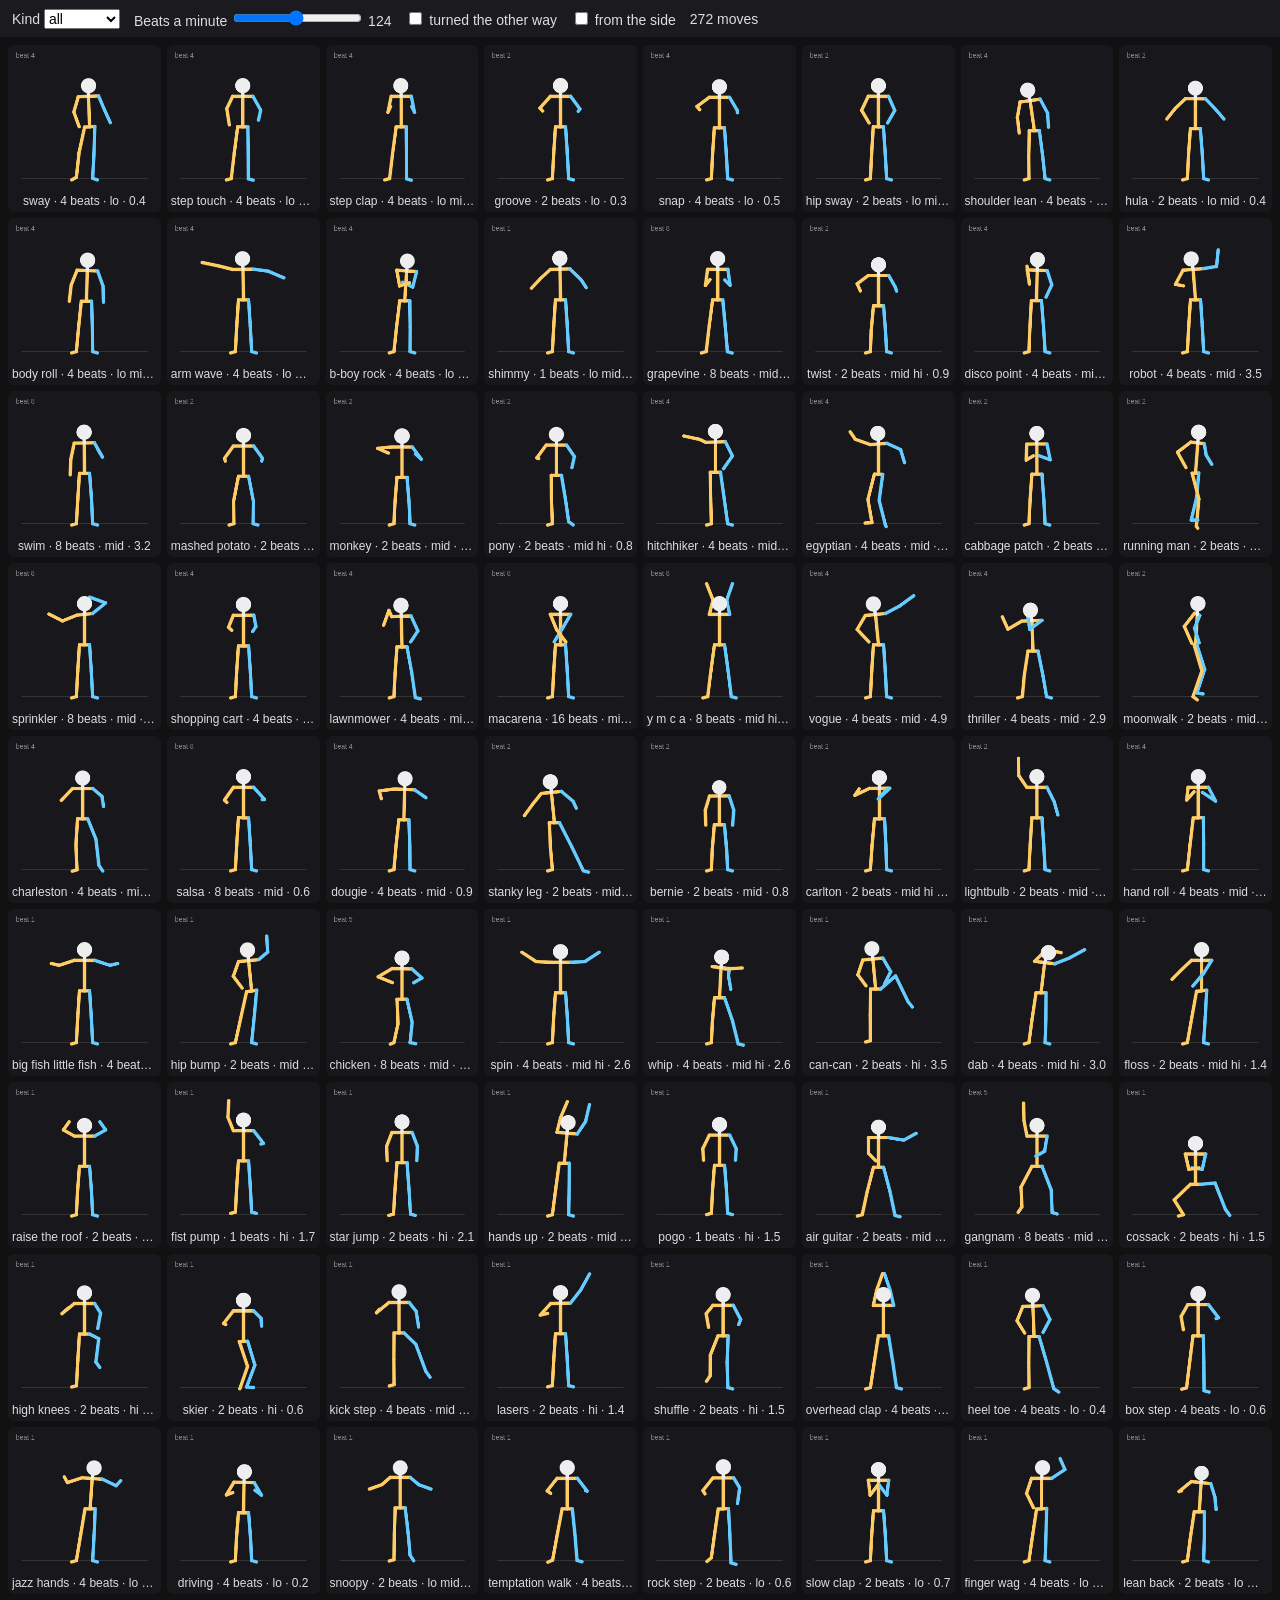
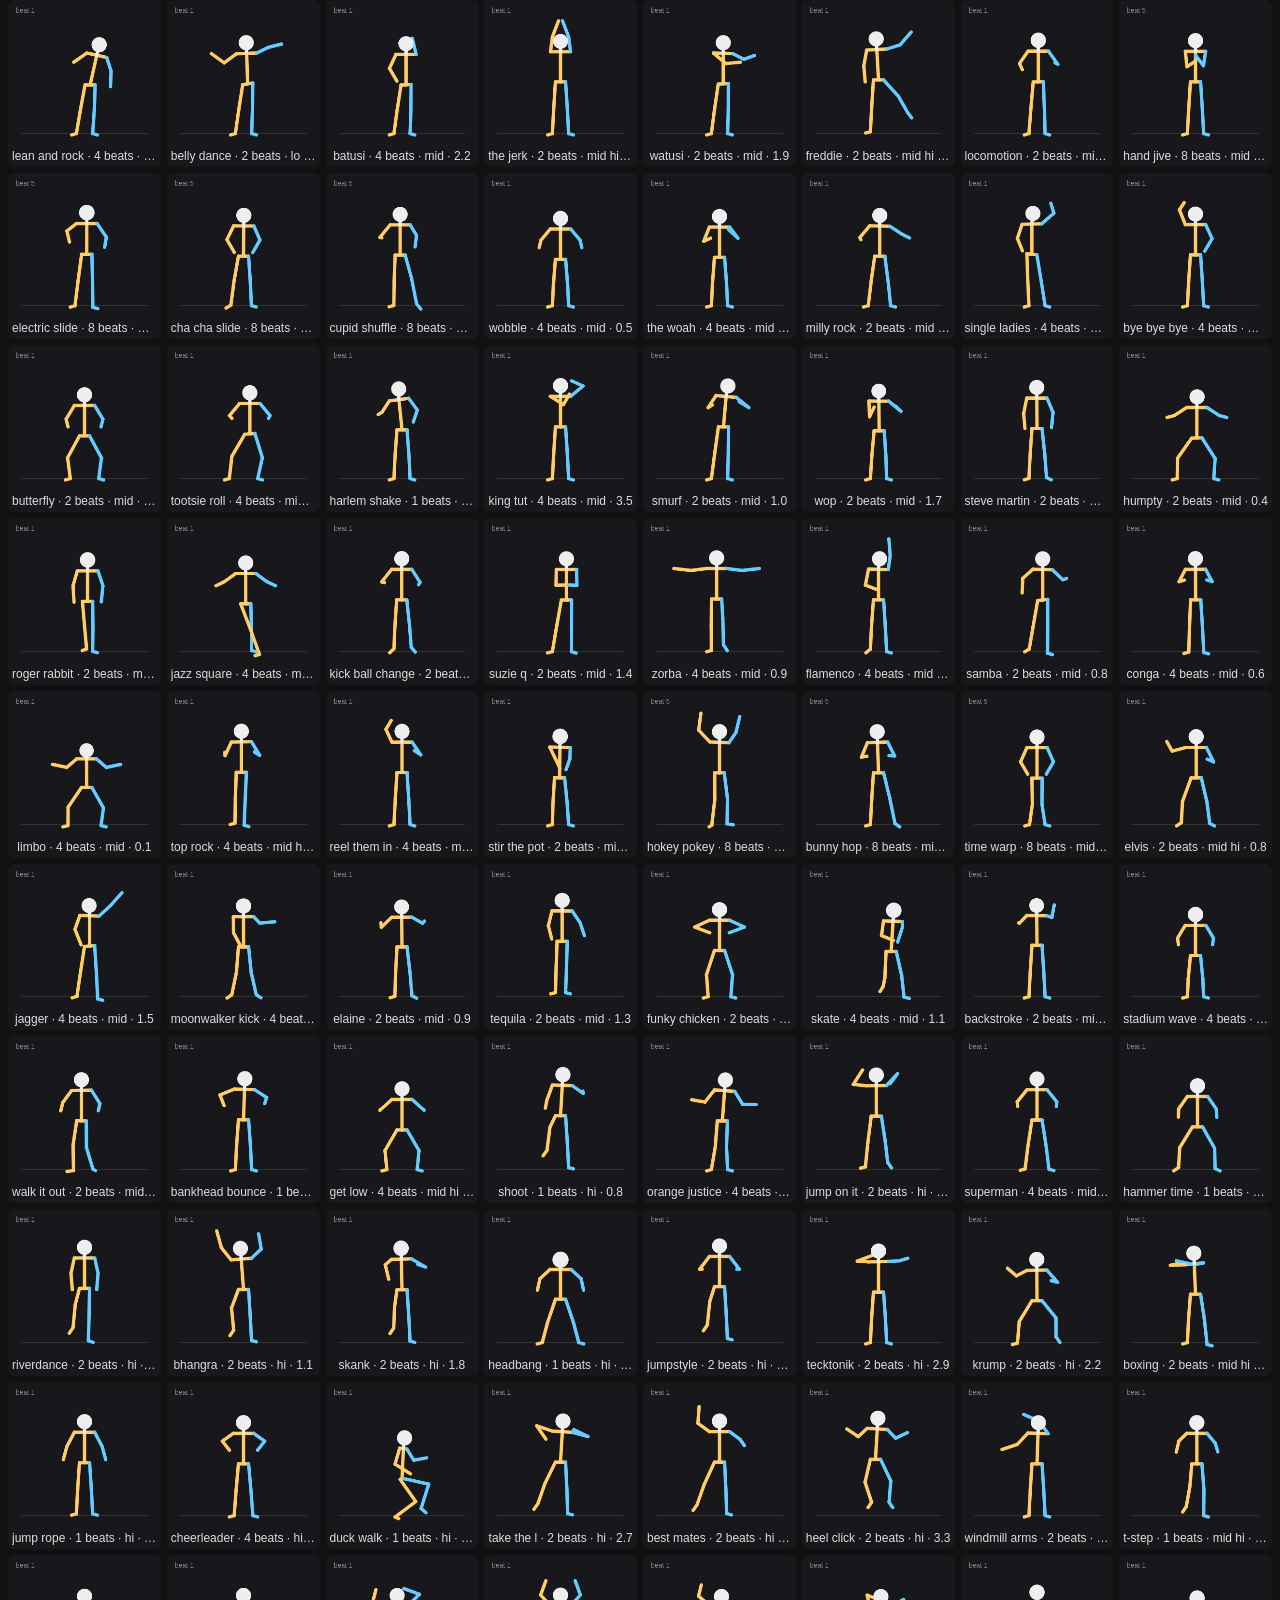
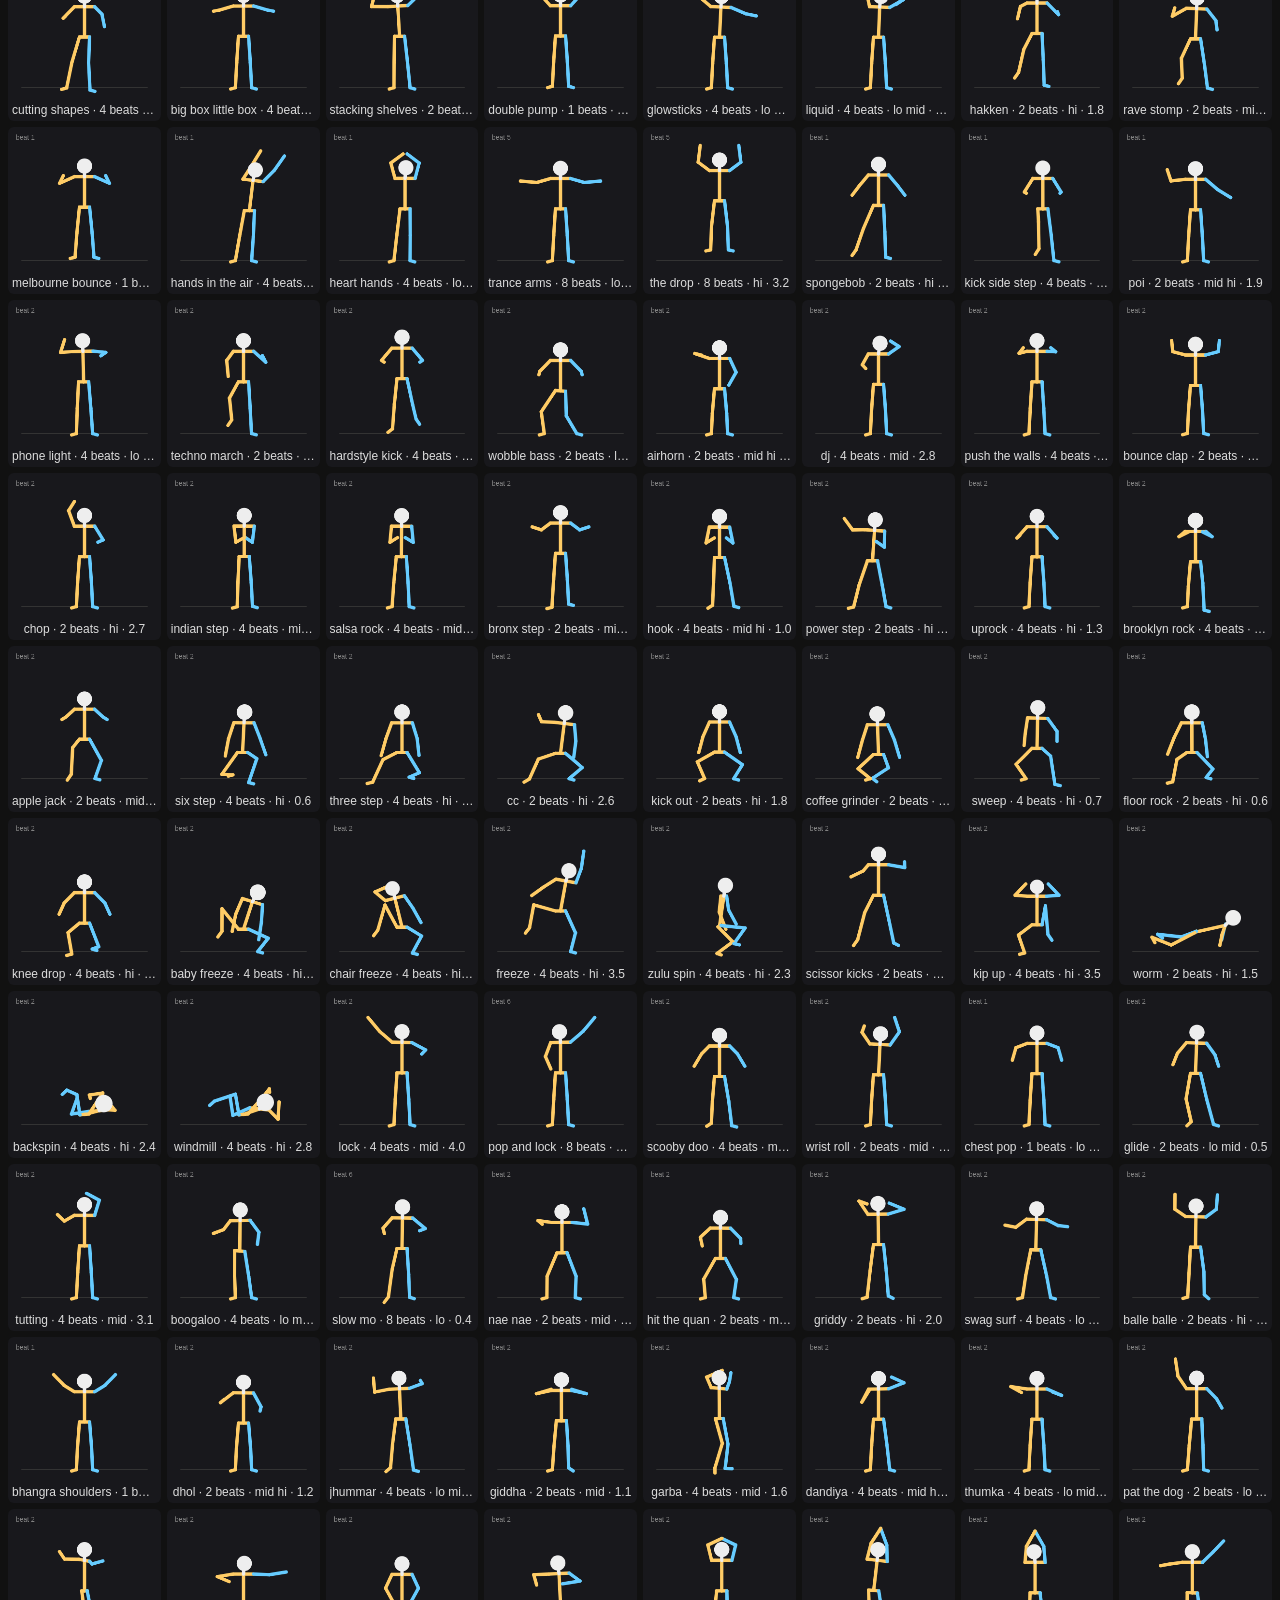
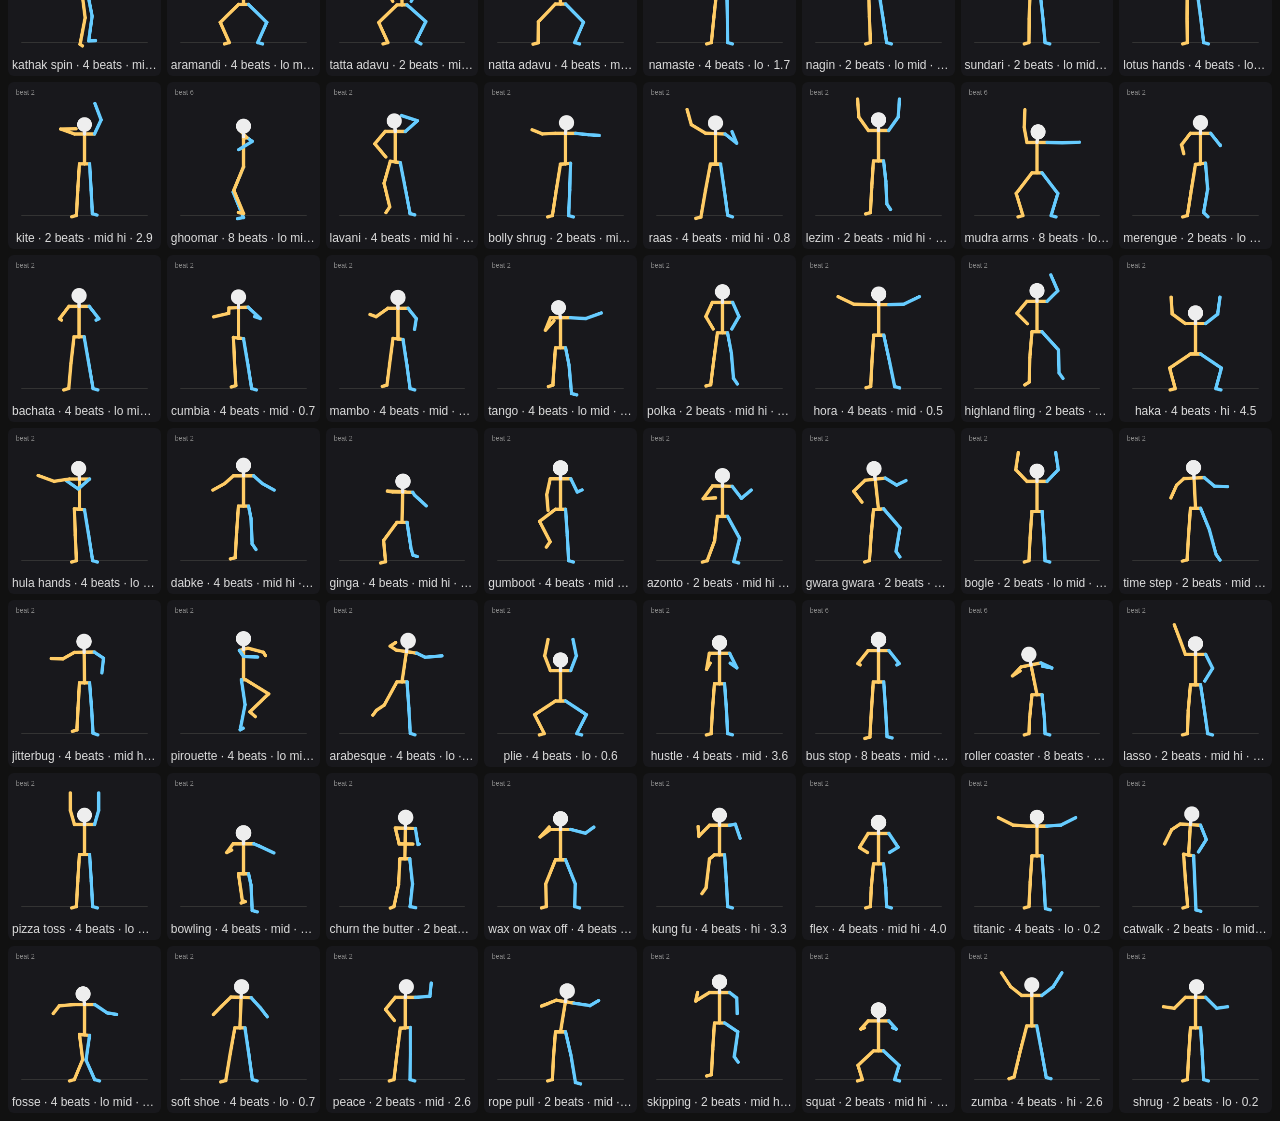
<file: tools/moves.html>
<!doctype html>
<meta charset="utf-8">
<title>Mirrorfold: the dancers' moves</title>
<!-- Every move, dancing in a loop, to look at before keeping one. Serve the folder (python3 -m http.server) and open
     /tools/moves.html. It uses the app's own js/moves.js and js/dance.js, so what is seen is what the figures do,
     less what a figure adds of its own (the sway, the give of the knees to the kick, its manner). Choose a kind,
     a speed, and whether the moves are turned the other way; click a move to see it large with its numbers. A move
     whose fastest joint goes over six figure heights a second at this speed is marked. -->
<style>
body{margin:0;background:#111;color:#ddd;font:14px sans-serif}
#bar{position:sticky;top:0;background:#1b1b1f;padding:8px 12px;display:flex;gap:14px;align-items:center;flex-wrap:wrap;z-index:2}
#grid{display:grid;grid-template-columns:repeat(auto-fill,minmax(150px,1fr));gap:6px;padding:8px}
.cell{background:#18181c;border-radius:6px;padding:4px;cursor:pointer;text-align:center}
.cell.big{grid-column:span 3;grid-row:span 3}
.cell canvas{width:100%;display:block}
.cell .n{font-size:12px;white-space:nowrap;overflow:hidden;text-overflow:ellipsis}
.fast .n{color:#f77}
select,input{font:inherit}
</style>
<div id="bar">
  <label>Kind <select id="kind"></select></label>
  <label>Beats a minute <input id="bpm" type="range" min="80" max="170" value="124"> <span id="bpmv">124</span></label>
  <label><input id="mir" type="checkbox"> turned the other way</label>
  <label><input id="side" type="checkbox"> from the side</label>
  <span id="count"></span>
</div>
<div id="grid"></div>
<script type="module">
import { MOVES, MV_STYLES, MV_N, flipPose, moveStyle, movePose } from "../js/moves.js";
import { danceBody, danceFlat } from "../js/dance.js";
var BONES=[[0,1],[0,2],[0,3],[2,4],[4,5],[3,6],[6,7],[1,8],[1,9],[8,10],[10,11],[9,12],[12,13],[11,14],[13,15]],cells=[],t0=performance.now();
var kind=document.getElementById("kind"),bpm=document.getElementById("bpm"),mir=document.getElementById("mir"),side=document.getElementById("side"),grid=document.getElementById("grid");
["all"].concat(Object.keys(MV_STYLES)).forEach(function(k){var o=document.createElement("option");o.textContent=k;kind.appendChild(o);});
/* the fastest any joint goes in a move at a speed, in figure heights a second (as tools/unit.mjs measures it) */
function topSpeed(m,per){
  var P=[],J=[],mem=[0,0,0,0,0,0],prev=null,top=0,k,i,n=Math.round(60*per*m.len*2);
  for(k=0;k<=n;k++){movePose(m,k/(60*per),P);danceBody(P,J,mem,1/6);if(prev)for(i=0;i<51;i++)top=Math.max(top,Math.abs(J[i]-prev[i])*60);prev=J.slice();}
  return top;
}
function fill(){
  var per=60/bpm.value;grid.textContent="";cells=[];
  MOVES.forEach(function(m){
    if(kind.value!=="all"&&moveStyle(m)!==kind.value)return;
    var c=document.createElement("div"),cv=document.createElement("canvas"),n=document.createElement("div"),sp=topSpeed(m,per);
    c.className="cell"+(sp>6?" fast":"");cv.width=300;cv.height=300;n.className="n";
    n.textContent=m.name+"  ·  "+m.len+" beats  ·  "+(m.lo?"lo ":"")+(m.mid?"mid ":"")+(m.hi?"hi ":"")+" ·  "+sp.toFixed(1);
    n.title="kind "+moveStyle(m)+"; fastest joint "+sp.toFixed(1)+" figure heights a second at this speed";
    c.appendChild(cv);c.appendChild(n);grid.appendChild(c);
    c.addEventListener("click",function(){c.classList.toggle("big");});
    cells.push({m:m,g:cv.getContext("2d"),mem:[0,0,0,0,0,0],P:new Array(MV_N),J:[],F:[]});
  });
  document.getElementById("count").textContent=cells.length+" moves";document.getElementById("bpmv").textContent=bpm.value;
}
function draw(now){
  var u=(now-t0)/1000*bpm.value/60;
  cells.forEach(function(c){
    var g=c.g,F=c.F,i,X,Y,r=g.canvas.getBoundingClientRect();
    if(r.bottom<0||r.top>innerHeight){return;} /* only the moves in sight are worked out */
    movePose(c.m,u,c.P);if(mir.checked)flipPose(c.P);if(side.checked)c.P[4]+=1.5707963;
    danceBody(c.P,c.J,c.mem,0.2);danceFlat(c.J,F);
    X=function(k){return 150+F[2*k]*210;};Y=function(k){return 268-F[2*k+1]*210;};
    g.clearRect(0,0,300,300);g.strokeStyle="#333";g.lineWidth=2;g.beginPath();g.moveTo(20,268);g.lineTo(280,268);g.stroke();
    g.lineWidth=7;g.lineCap="round";
    for(i=0;i<BONES.length;i++){g.strokeStyle=(BONES[i][0]===2||BONES[i][1]===4||BONES[i][1]===5||BONES[i][1]===10||BONES[i][1]===11||BONES[i][1]===14)?"#6cf":"#fc6";g.beginPath();g.moveTo(X(BONES[i][0]),Y(BONES[i][0]));g.lineTo(X(BONES[i][1]),Y(BONES[i][1]));g.stroke();}
    g.strokeStyle="#eee";g.beginPath();g.moveTo(X(0),Y(0));g.lineTo(X(16),Y(16));g.stroke();
    g.fillStyle="#eee";g.beginPath();g.arc(X(16),Y(16),0.075*210*F[34],0,7);g.fill();
    g.fillStyle="#888";g.font="14px sans-serif";g.fillText("beat "+(1+Math.floor(u%c.m.len)),8,18);
  });
  requestAnimationFrame(draw);
}
kind.addEventListener("change",fill);bpm.addEventListener("input",fill);
fill();requestAnimationFrame(draw);
window.movesReady=true;
</script>
</file>
